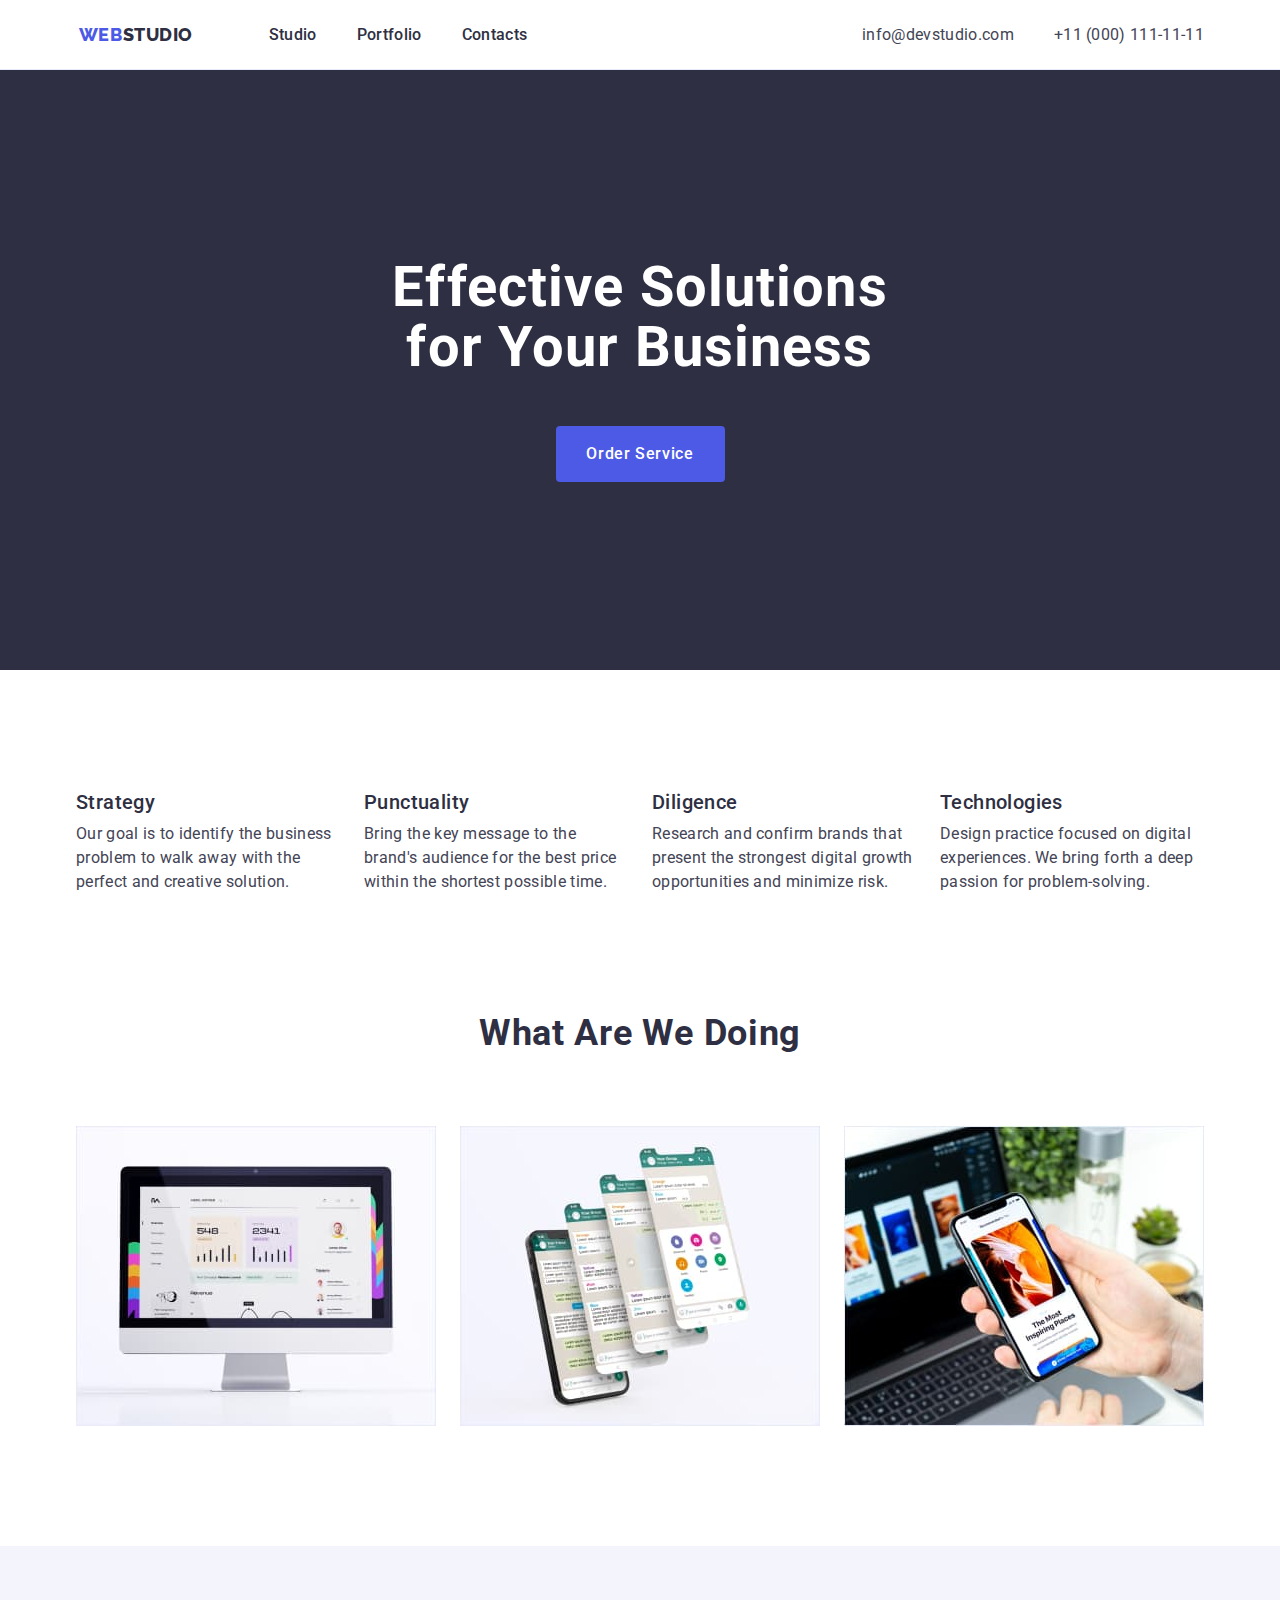
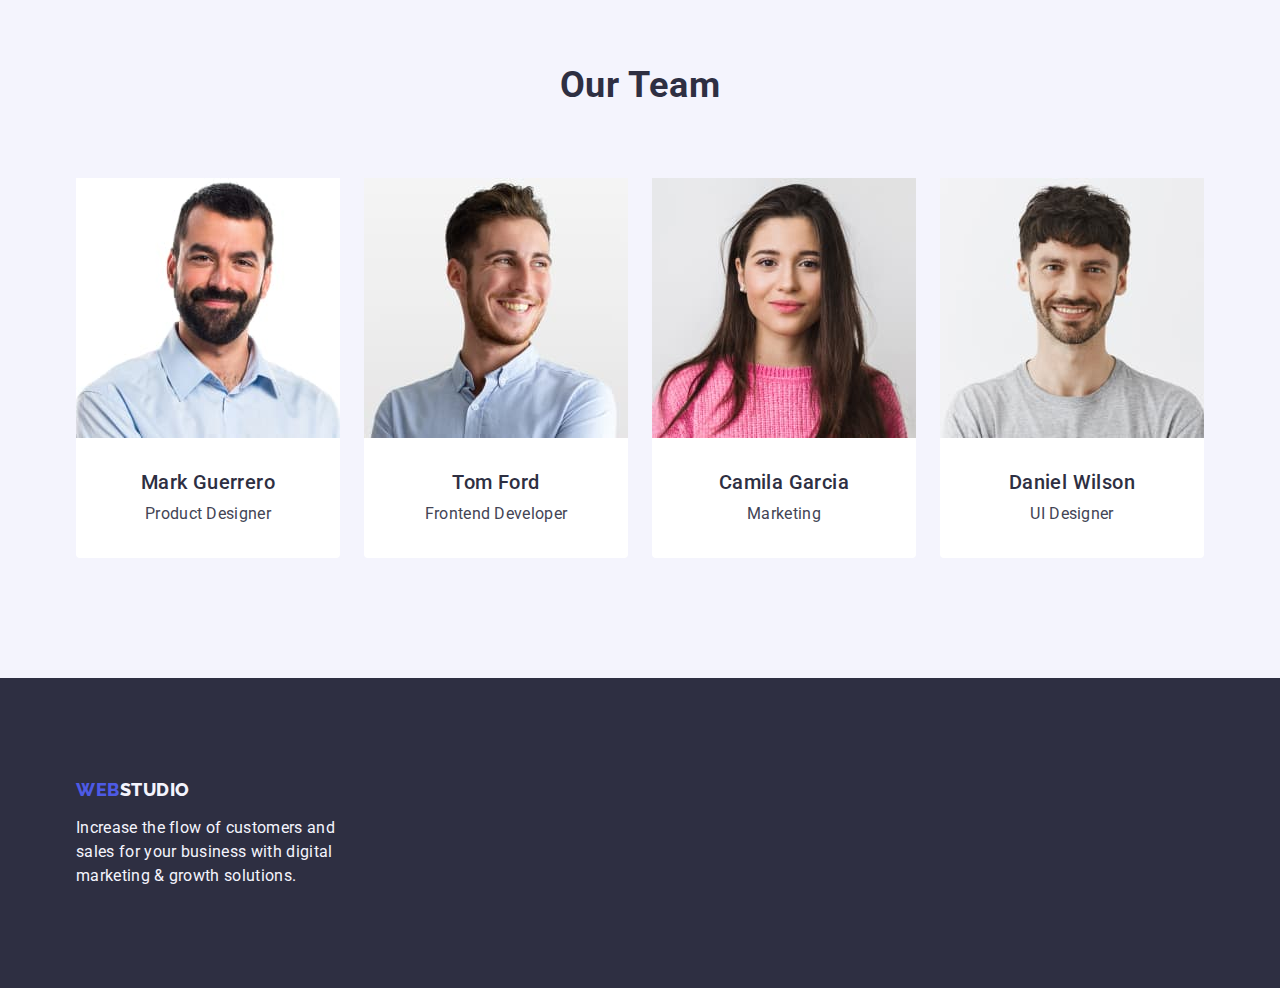
<file: index.html>
<!DOCTYPE html>
<html lang="en">
  <head>
    <meta charset="UTF-8" />
    <meta name="viewport" content="width=device-width, initial-scale=1.0" />
    <title>Studio</title>

    <link rel="preconnect" href="https://fonts.googleapis.com" />
    <link rel="preconnect" href="https://fonts.gstatic.com" crossorigin />
    <link
      rel="stylesheet"
      href="https://cdnjs.cloudflare.com/ajax/libs/modern-normalize/1.0.0/modern-normalize.min.css"
    />
    <link
      href="https://fonts.googleapis.com/css2?family=Raleway:wght@800&family=Roboto:wght@400;500;700;900&display=swap"
      rel="stylesheet"
    />

    <link href="css/styles.css" rel="stylesheet" />
  </head>
  <body>
    <header class="header-container">
      <div class="header-position container">
        <nav class="nav">
          <a href="./index.html" class="logo">
            Web<span class="studio-highlight">Studio</span></a
          >

          <ul class="nav-menu">
            <li>
              <a class="nav-menu-link" href="./index.html">Studio</a>
            </li>
            <li>
              <a class="nav-menu-link" href="./portfolio.html">Portfolio</a>
            </li>
            <li>
              <a class="nav-menu-link" href="">Contacts</a>
            </li>
          </ul>
        </nav>

        <address>
          <ul class="contact-list">
            <li>
              <a class="contact-link" href="mailto:info@devstudio.com"
                >info@devstudio.com</a
              >
            </li>
            <li>
              <a class="contact-link" href="tel:+110001111111"
                >+11 (000) 111-11-11</a
              >
            </li>
          </ul>
        </address>
      </div>
    </header>

    <main class="background">
      <section class="section-container">
        <div class="container">
          <h1 class="header-index">Effective Solutions for Your Business</h1>

          <button class="button-header" type="button">Order Service</button>
        </div>
      </section>

      <section class="section">
        <div class="container">
          <h2 class="visually-hidden">...</h2>

          <ul class="list-wrapper">
            <li class="list-style">
              <h3 class="header-list">Strategy</h3>
              <p class="header-list-type">
                Our goal is to identify the business problem to walk away with
                the perfect and creative solution.
              </p>
            </li>
            <li class="list-style">
              <h3 class="header-list">Punctuality</h3>
              <p class="header-list-type">
                Bring the key message to the brand's audience for the best price
                within the shortest possible time.
              </p>
            </li>
            <li class="list-style">
              <h3 class="header-list">Diligence</h3>
              <p class="header-list-type">
                Research and confirm brands that present the strongest digital
                growth opportunities and minimize risk.
              </p>
            </li>
            <li class="list-style">
              <h3 class="header-list">Technologies</h3>
              <p class="header-list-type">
                Design practice focused on digital experiences. We bring forth a
                deep passion for problem-solving.
              </p>
            </li>
          </ul>
        </div>
      </section>
      <section class="section-tree">
        <div class="container">
          <h2 class="title-style location">What are we doing</h2>
          <ul class="list-wrapper">
            <li class="photo-item">
              <img
                src="./images/img1.jpg"
                width="360"
                height="300"
                alt="Flat white monitor"
              />
            </li>
            <li class="photo-item">
              <img
                src="./images/img2.jpg"
                width="360"
                height="300"
                alt="One mobile telephone and three screens"
              />
            </li>
            <li class="photo-item">
              <img
                src="./images/img3.jpg"
                width="360"
                height="300"
                alt="Mobile telephone in hand. Laptop in the background"
              />
            </li>
          </ul>
        </div>
      </section>

      <section class="section-four">
        <div class="container">
          <h2 class="title-style location">Our Team</h2>
          <ul class="list-wrapper">
            <li class="section-list-style">
              <img
                src="./images/team1.jpg"
                width="264"
                height="260"
                alt="Smiling man with a beard"
              />
              <div class="header-list-wrapper">
                <h3 class="name-list">Mark Guerrero</h3>
                <p class="position-name">Product Designer</p>
              </div>
            </li>
            <li class="section-list-style">
              <img
                src="./images/team2.jpg"
                width="264"
                height="260"
                alt="Smiling young man"
              />
              <div class="header-list-wrapper">
                <h3 class="name-list">Tom Ford</h3>
                <p class="position-name">Frontend Developer</p>
              </div>
            </li>

            <li class="section-list-style">
              <img
                src="./images/team3.jpg"
                width="264"
                height="260"
                alt="Young woman with dark long hair"
              />
              <div class="header-list-wrapper">
                <h3 class="name-list">Camila Garcia</h3>
                <p class="position-name">Marketing</p>
              </div>
            </li>
            <li class="section-list-style">
              <img
                src="./images/team4.jpg"
                width="264"
                height="260"
                alt="Young man with dark short hair"
              />
              <div class="header-list-wrapper">
                <h3 class="name-list">Daniel Wilson</h3>
                <p class="position-name">UI Designer</p>
              </div>
            </li>
          </ul>
        </div>
      </section>
    </main>

    <footer class="footer-container">
      <div class="container">
        <a href="./index.html" class="logo-footer">
          Web<span class="footer-highlight">Studio</span></a
        >
        <p class="footer-text">
          Increase the flow of customers and sales for your business with
          digital marketing & growth solutions.
        </p>
      </div>
    </footer>
  </body>
</html>
</file>
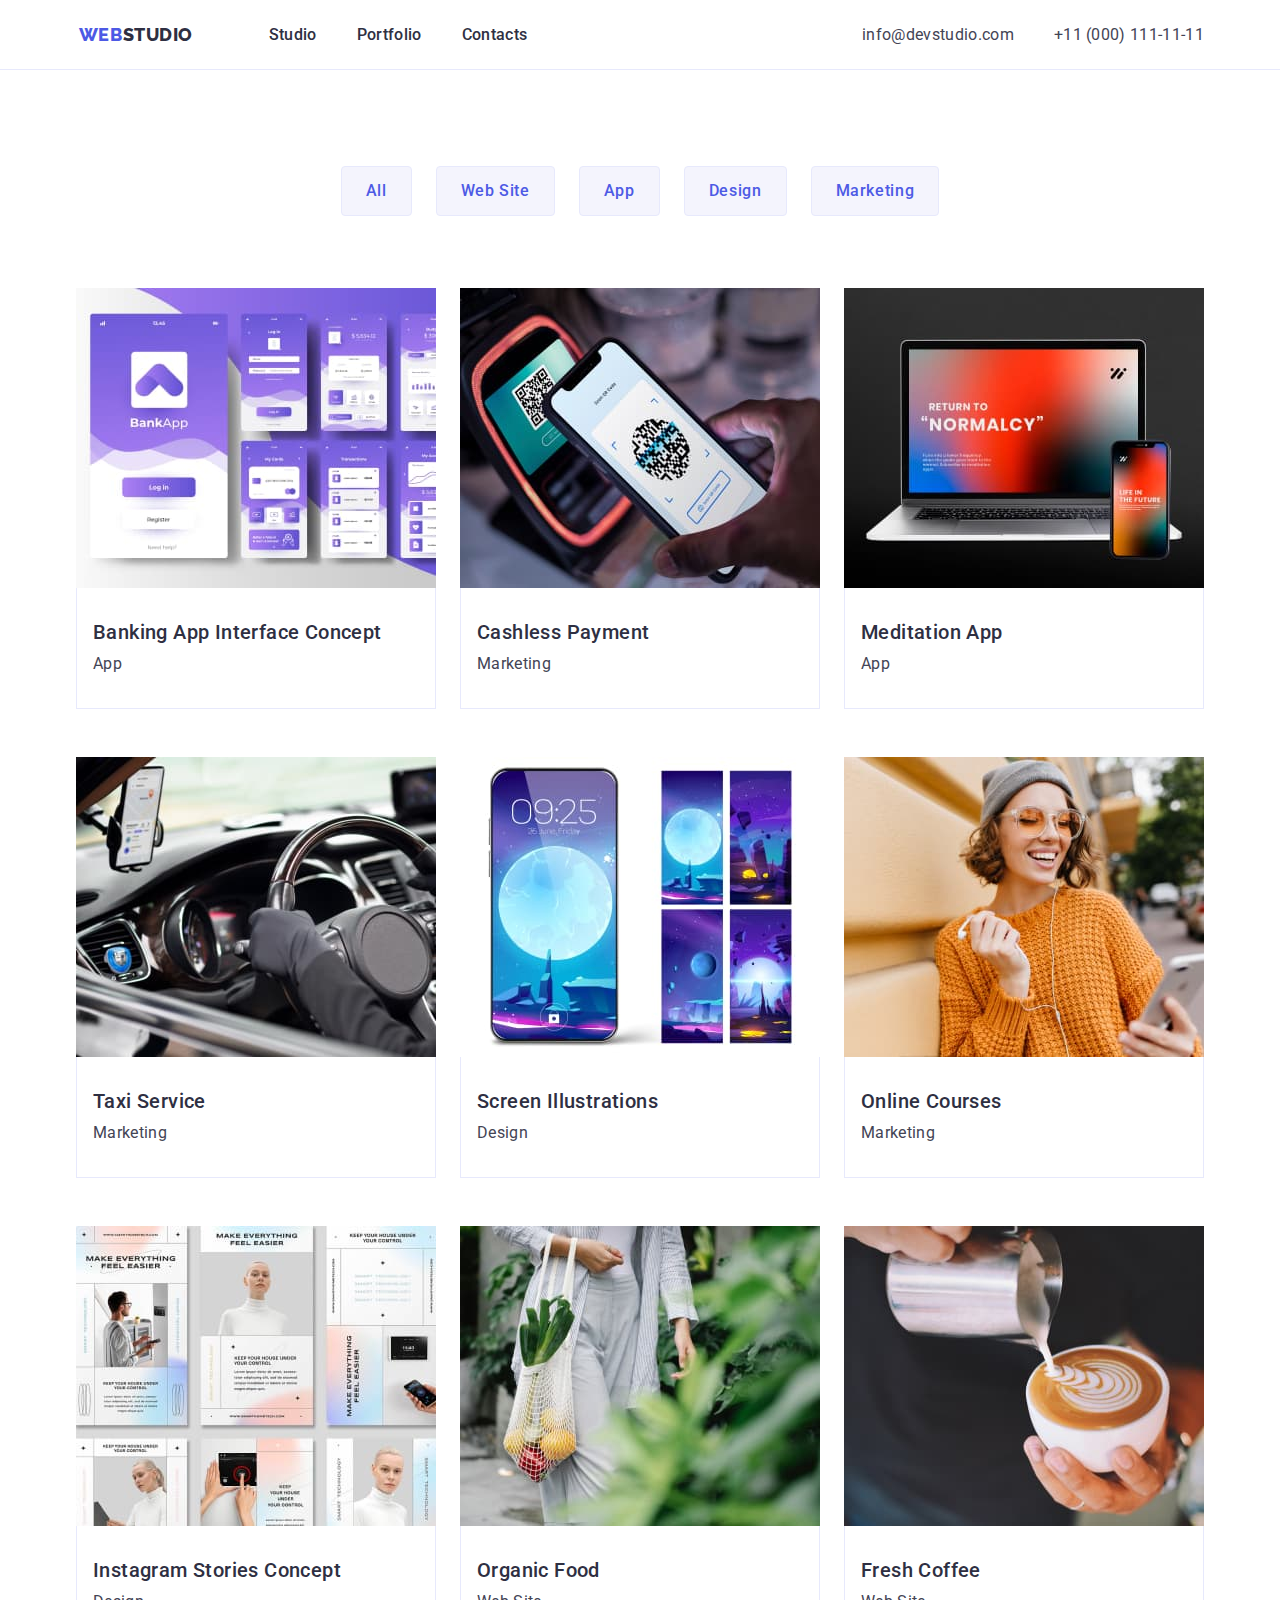
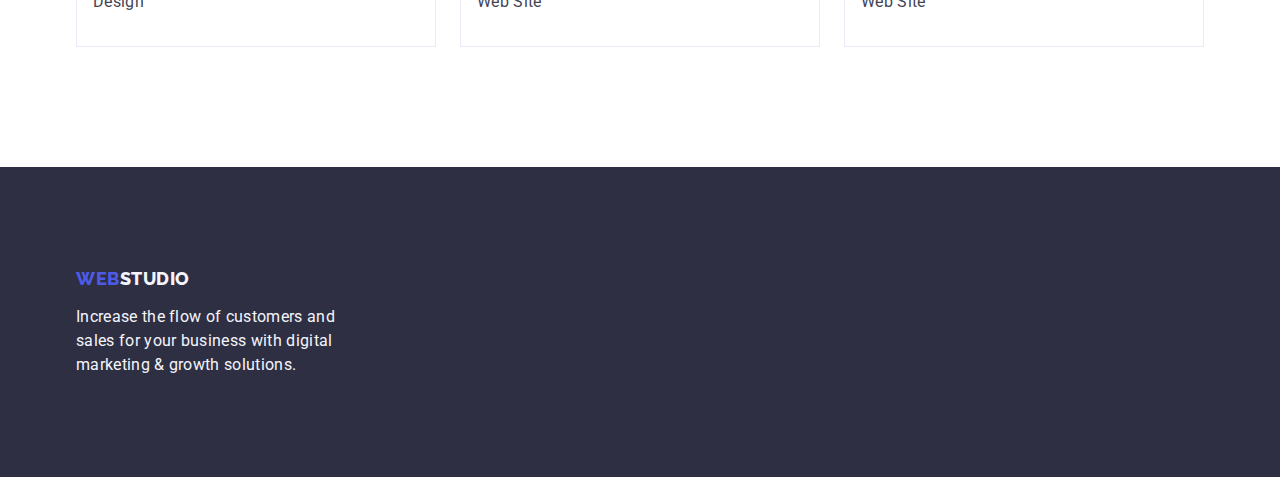
<file: portfolio.html>
<!DOCTYPE html>
<html lang="en">
  <head>
    <meta charset="UTF-8" />
    <meta name="viewport" content="width=device-width, initial-scale=1.0" />
    <title>Portfolio</title>
    <link rel="preconnect" href="https://fonts.googleapis.com" />
    <link rel="preconnect" href="https://fonts.gstatic.com" crossorigin />
    <link
      rel="stylesheet"
      href="https://cdnjs.cloudflare.com/ajax/libs/modern-normalize/1.0.0/modern-normalize.min.css"
    />
    <link
      href="https://fonts.googleapis.com/css2?family=Raleway:wght@800&family=Roboto:wght@400;500;700;900&display=swap"
      rel="stylesheet"
    />

    <link href="css/styles.css" rel="stylesheet" />
  </head>

  <body>
    <header class="header-container">
      <div class="header-position container">
        <nav class="nav">
          <a href="./index.html" class="logo">
            Web<span class="studio-highlight">Studio</span></a
          >

          <ul class="nav-menu">
            <li>
              <a class="nav-menu-link" href="./index.html">Studio</a>
            </li>
            <li>
              <a class="nav-menu-link" href="./portfolio.html">Portfolio</a>
            </li>
            <li>
              <a class="nav-menu-link" href="">Contacts</a>
            </li>
          </ul>
        </nav>

        <address>
          <ul class="contact-list">
            <li>
              <a class="contact-link" href="mailto:info@devstudio.com"
                >info@devstudio.com</a
              >
            </li>
            <li>
              <a class="contact-link" href="tel:+110001111111"
                >+11 (000) 111-11-11</a
              >
            </li>
          </ul>
        </address>
      </div>
    </header>

    <main class="background">
      <section class="section-portfolio">
        <div class="container">
          <h1 class="visually-hidden">...</h1>
          <ul class="nav-button">
            <li><button class="button-style" type="button">All</button></li>
            <li>
              <button class="button-style" type="button">Web Site</button>
            </li>
            <li><button class="button-style" type="button">App</button></li>
            <li><button class="button-style" type="button">Design</button></li>
            <li>
              <button class="button-style" type="button">Marketing</button>
            </li>
          </ul>

          <ul class="list">
            <li class="list-style-portfolio">
              <a class="link-decoration" href="">
                <img
                  src="./images/bank_app.jpg"
                  width="360"
                  height="300"
                  alt="Bank aplications"
                />
                <div class="link-style">
                  <h2 class="photo-list-name">Banking App Interface Concept</h2>
                  <p class="photo-list-type">App</p>
                </div>
              </a>
            </li>

            <li class="list-style-portfolio">
              <a class="link-decoration" href="">
                <img
                  src="./images/telefon.jpg"
                  width="360"
                  height="300"
                  alt="Payment by mobilephone"
                />
                <div class="link-style">
                  <h2 class="photo-list-name">Cashless Payment</h2>
                  <p class="photo-list-type">Marketing</p>
                </div>
              </a>
            </li>
            <li class="list-style-portfolio">
              <a class="link-decoration" href="">
                <img
                  src="./images/laptop.jpg"
                  width="360"
                  height="300"
                  alt="Laptop
            and mobilephone"
                />
                <div class="link-style">
                  <h2 class="photo-list-name">Meditation App</h2>
                  <p class="photo-list-type">App</p>
                </div>
              </a>
            </li>
            <li class="list-style-portfolio">
              <a class="link-decoration" href="">
                <img
                  src="./images/taxi.jpg"
                  width="360"
                  height="300"
                  alt="Car inside"
                />
                <div class="link-style">
                  <h2 class="photo-list-name">Taxi Service</h2>
                  <p class="photo-list-type">Marketing</p>
                </div>
              </a>
            </li>
            <li class="list-style-portfolio">
              <a class="link-decoration" href="">
                <img
                  src="./images/ekrany.jpg"
                  width="360"
                  height="300"
                  alt="Screens"
                />
                <div class="link-style">
                  <h2 class="photo-list-name">Screen Illustrations</h2>
                  <p class="photo-list-type">Design</p>
                </div>
              </a>
            </li>
            <li class="list-style-portfolio">
              <a class="link-decoration" href="">
                <img
                  src="./images/baba.jpg"
                  width="360"
                  height="300"
                  alt="Young women in orange sweater"
                />
                <div class="link-style">
                  <h2 class="photo-list-name">Online Courses</h2>
                  <p class="photo-list-type">Marketing</p>
                </div>
              </a>
            </li>
            <li class="list-style-portfolio">
              <a class="link-decoration" href="">
                <img
                  src="./images/ludzie.jpg"
                  width="360"
                  height="300"
                  alt="People miniatures"
                />
                <div class="link-style">
                  <h2 class="photo-list-name">Instagram Stories Concept</h2>
                  <p class="photo-list-type">Design</p>
                </div>
              </a>
            </li>
            <li class="list-style-portfolio">
              <a class="link-decoration" href="">
                <img
                  src="./images/zakupy.jpg"
                  width="360"
                  height="300"
                  alt="Organic food in the bag"
                />
                <div class="link-style">
                  <h2 class="photo-list-name">Organic Food</h2>
                  <p class="photo-list-type">Web Site</p>
                </div>
              </a>
            </li>
            <li class="list-style-portfolio">
              <a class="link-decoration" href="">
                <img
                  src="./images/kawa.jpg"
                  width="360"
                  height="300"
                  alt="Coffee with milk"
                />
                <div class="link-style">
                  <h2 class="photo-list-name">Fresh Coffee</h2>

                  <p class="photo-list-type">Web Site</p>
                </div>
              </a>
            </li>
          </ul>
        </div>
      </section>
    </main>

    <footer class="footer-container">
      <div class="container">
        <a href="./index.html" class="logo-footer">
          Web<span class="footer-highlight">Studio</span></a
        >
        <p class="footer-text">
          Increase the flow of customers and sales for your business with
          digital marketing & growth solutions.
        </p>
      </div>
    </footer>
  </body>
</html>
</file>
<file: css/styles.css>
:root {
  --color-iris: #4d5ae5;
  --color-ocean: #404bbf;
  --color-navyblue: #2e2f42;
  --color-slate: #434455;
  --color-white: white;
  --color-cloud: #f4f4fd;
}

* {
  box-sizing: border-box;
  margin: 0;
  padding: 0;
}

.visually-hidden {
  position: absolute;
  width: 1px;
  height: 1px;
  margin: -1px;
  border: 0;
  padding: 0;
  white-space: nowrap;
  clip-path: inset(100%);
  clip: rect(0 0 0 0);
  overflow: hidden;
}

img {
  display: block;
  max-width: 100%;
  height: auto;
}

.header-container {
  border-bottom: 1px solid #e7e9fc;
  background-color: var(--color-white);
}

.header-position {
  display: flex;

  align-items: center;
}

.container {
  padding: 0 15px;
  margin: 0 auto;
  max-width: 1158px;
}

.nav {
  margin: 0 auto;
  display: flex;

  align-items: center;
}

.nav-menu {
  list-style: none;
  display: flex;
  gap: 40px;
  margin-right: 332px;
}

.nav-menu-link {
  color: var(--color-navyblue);
  font-size: 16px;
  font-weight: 500;
  line-height: 1.5;
  letter-spacing: 0.02em;
  padding: 24px 0;
  text-decoration: none;
}

.nav-menu-link:hover {
  color: var(--color-ocean);
}

.nav-menu-link:focus {
  color: var(--color-ocean);
}

.logo {
  font-family: Raleway, sans-serif;
  font-size: 18px;
  font-weight: 800;
  line-height: 1.17;
  letter-spacing: 0.03em;
  color: var(--color-iris);
  text-transform: uppercase;
  margin-right: 76px;
  padding-top: 24px;
  padding-bottom: 24px;
  display: flex;
  text-decoration: none;
}

.logo .studio-highlight {
  color: var(--color-navyblue);
}

.header-list {
  font-size: 20px;
  font-weight: 500;
  color: var(--color-navyblue);
  line-height: 1.2;
  letter-spacing: 0.02em;
  margin-bottom: 8px;
}

.header-list-type {
  font-size: 16px;
  font-weight: 400;
  line-height: 1.5;
  letter-spacing: 0.02em;
  color: var(--color-slate);
}

.contact-list {
  display: flex;
  gap: 40px;
  list-style: none;
}

.contact-link {
  color: var(--color-slate);
  font-style: normal;
  font-size: 16px;
  font-weight: 400;
  line-height: 1.5;
  letter-spacing: 0.02em;
  text-decoration: none;
}

.contact-link:hover {
  color: var(--color-ocean);
}
.contact-link:focus {
  color: var(--color-ocean);
}

.section-container {
  background-color: var(--color-navyblue);
  padding: 188px 0;
}

.header-index {
  color: var(--WHITE, #fff);
  text-align: center;
  font-size: 56px;
  line-height: 1.07;
  letter-spacing: 0.02em;
  max-width: 496px;
  margin: 0 auto;
  padding-bottom: 48px;
}

.button-header {
  color: var(--color-white);
  font-family: "Roboto", sans-serif;
  font-size: 16px;
  font-weight: 500;
  line-height: 1.5;
  letter-spacing: 0.04em;
  background-color: var(--color-iris);
  cursor: pointer;
  display: block;
  justify-content: center;
  min-width: 169px;
  height: 56px;
  border: none;
  border-radius: 4px;
  margin: 0 auto;
}

.button-header:hover {
  background-color: var(--color-ocean);
}

.button-header:focus {
  background-color: var(--color-ocean);
}

button {
  cursor: pointer;
  border: none;
  border-radius: 4px;
}

.nav-button {
  display: flex;
  list-style: none;
  margin: 0;
  padding-left: 0;
  justify-content: center;
  gap: 24px;
  margin-bottom: 72px;
}

.button-style {
  font-family: "Roboto", sans-serif;
  font-weight: 500;
  font-size: 16px;
  line-height: 1.5;
  letter-spacing: 0.04em;
  color: var(--color-iris);
  background: var(--color-cloud);
  cursor: pointer;
  padding: 12px 24px;
  border: 1px solid #e7e9fc;
}

button:hover {
  background: var(--color-ocean);
  color: var(--color-white);
  border: 1px solid transparent;
}

button:focus {
  background: var(--color-ocean);
  color: var(--color-white);
  border: 1px solid transparent;
}

.section {
  padding: 120px 0;
}

.list-wrapper {
  display: flex;
  list-style: none;
  gap: 24px;
}

.list-style {
  flex-basis: calc((100% - 72px) / 4);
  max-width: calc((100% - 72px) / 4);
}

body {
  font-family: "Roboto", sans-serif;
  color: #434455;
  line-height: 1.6;
  background-color: var(--color-white);
}

.background {
  background-color: var(--color-white);
}

.section-tree {
  padding-bottom: 120px;
}

.title-style {
  font-size: 36px;
  font-weight: 700;
  line-height: 1.11;
  letter-spacing: 0.02em;
  color: var(--color-navyblue);
  text-transform: capitalize;
  margin-bottom: 72px;
}

.photo-item {
  flex-basis: calc((100% - 3 * 16px) / 3);
}

.location {
  text-align: center;
}

.section-four {
  background-color: var(--color-cloud);
  padding-top: 120px;
  padding-bottom: 120px;
}

.section-list-style {
  background-color: var(--color-white);
  flex-basis: calc((100% - 3 * 24px) / 4);
  border-radius: 0px 0px 4px 4px;
}

.header-list-wrapper {
  padding: 32px 0px;
}

.name-list {
  font-size: 20px;
  font-weight: 500;
  color: var(--color-navyblue);
  line-height: 1.2;
  letter-spacing: 0.02em;
  text-align: center;
  margin-bottom: 8px;
}

.position-name {
  font-size: 16px;
  font-weight: 400;
  line-height: 1.5;
  letter-spacing: 0.02em;
  color: var(--color-slate);
  text-align: center;
}

.photo-list-name {
  font-size: 20px;
  font-weight: 500;
  line-height: 1.2;
  letter-spacing: 0.02em;
  color: var(--color-navyblue);
  margin-bottom: 8px;
}

.photo-list-type {
  font-family: Roboto;
  font-size: 16px;
  font-weight: 400;
  line-height: 1.5;
  color: var(--color-slate);
  letter-spacing: 0.02em;
}

.section-portfolio {
  padding-top: 96px;
  padding-bottom: 120px;
}

.link-decoration {
  text-decoration: none;
}

.list {
  display: flex;
  flex-wrap: wrap;
  column-gap: 24px;
  row-gap: 48px;
  list-style: none;
  flex-basis: calc((100% - 48px) / 3);
}

.list-style-portfolio {
  flex-basis: calc((100% - 48px) / 3);
}

.link-style {
  padding: 32px 16px;
  border: 1px solid #e7e9fc;
  border-top: none;

  max-width: 100%;
  height: auto;
}

.footer-container {
  padding: 100px 0;
  background: var(--color-navyblue);
}

.logo-footer {
  font-family: Raleway, sans-serif;
  font-size: 18px;
  font-weight: 800;
  line-height: 1.17;
  letter-spacing: 0.03em;
  color: var(--color-iris);
  text-transform: uppercase;
  margin-bottom: 16px;
  display: inline-block;
  text-decoration: none;
}
.footer-highlight {
  color: var(--color-cloud);
}

.footer-text {
  color: var(--color-cloud);
  font-size: 16px;
  font-weight: 400;
  line-height: 1.5;
  letter-spacing: 0.02em;
  max-width: 264px;
}
</file>
